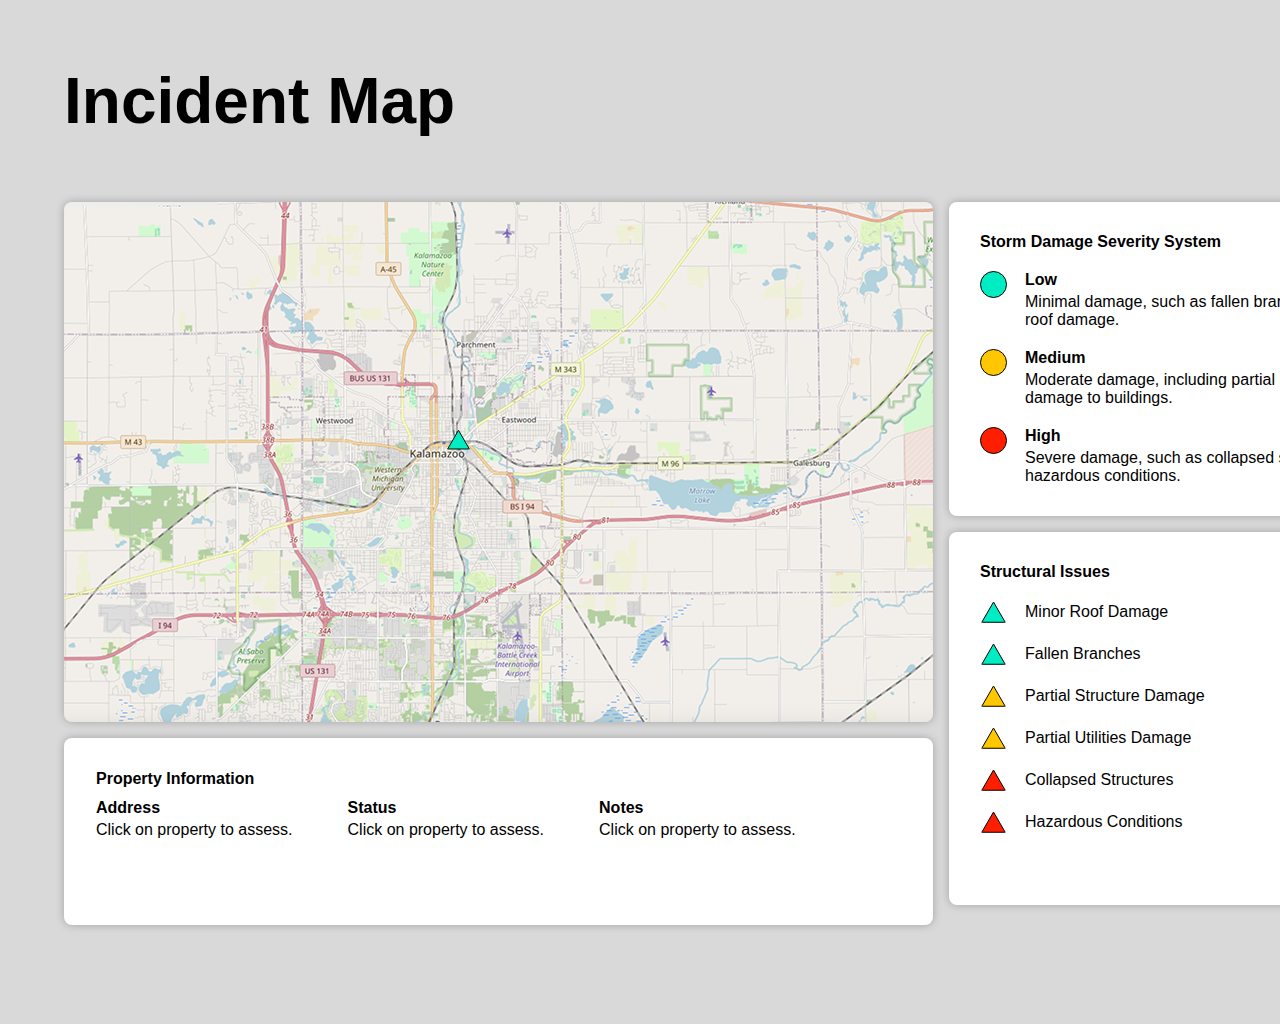
<file: index.html>
<!DOCTYPE html>
<html lang="en">
  <head>
    <meta charset="UTF-8">
    <meta name="viewport" content="width=device-width, initial-scale=1.0">
    <meta http-equiv="X-UA-Compatible" content="ie=edge">
    <title>Incident Map - Home</title>
    <link rel="stylesheet" href="screen.css">
  </head>
  <body>
    <h1>Incident Map</h1>
    <section class="content">
    <section class="column1">
      <div class="map">
        <img class="map-section" alt="View of Map" src="images/Map-Fix.png">
        <a href="12345-Elwood.html"><img class="svg-overlay" alt="Low Severity" src="images/Tag-Low.svg"></a>
      </div>
      <div class="property">
        <h2>Property Information</h2>
        <div class="information">
          <div class="input">
            <h2>Address</h2>
            <p>Click on property to assess.</p>
          </div>
          <div class="input">
            <h2>Status</h2>
            <p>Click on property to assess.</p>
          </div>
          <div class="input">
            <h2>Notes</h2>
            <p>Click on property to assess.</p>
          </div>
        </div>
      </div>
    </section>
    <section class="column2">
      <div class="severity">
        <h2>Storm Damage Severity System</h2>
        <div class="key1">
          <img alt="Low Severity" src="images/Level-Low.svg">
          <div class="copy">
            <h2>Low</h2>
            <p>Minimal damage, such as fallen branches or minor roof damage.</p>
          </div>
        </div>
        <div class="key1">
          <img alt="Medium Severity" src="images/Level-Medium.svg">
          <div class="copy">
            <h2>Medium</h2>
            <p>Moderate damage, including partial structural damage to buildings.</p>
          </div>
        </div>
        <div class="key1">
          <img alt="High Severity" src="images/Level-High.svg">
          <div class="copy">
            <h2>High</h2>
            <p>Severe damage, such as collapsed structures or hazardous conditions.</p>
          </div>
        </div>
      </div>
      <div class="issues">
        <h2>Structural Issues</h2>
        <div class="key2">
          <img alt="Low Severity" src="images/Tag-Low.svg">
          <p>Minor Roof Damage</p>
        </div>
        <div class="key2">
          <img alt="Low Severity" src="images/Tag-Low.svg">
          <p>Fallen Branches</p>
        </div>
        <div class="key2">
          <img alt="Medium Severity" src="images/Tag-Medium.svg">
          <p>Partial Structure Damage</p>
        </div>
        <div class="key2">
          <img alt="Medium Severity" src="images/Tag-Medium.svg">
          <p>Partial Utilities Damage</p>
        </div>
        <div class="key2">
          <img alt="High Severity" src="images/Tag-High.svg">
          <p>Collapsed Structures</p>
        </div>
        <div class="key2">
          <img alt="High Severity" src="images/Tag-High.svg">
          <p>Hazardous Conditions</p>
        </div>
      </div>
    </section>
    </section>
  <script src="index.js"></script>
  </body>
</html>
</file>
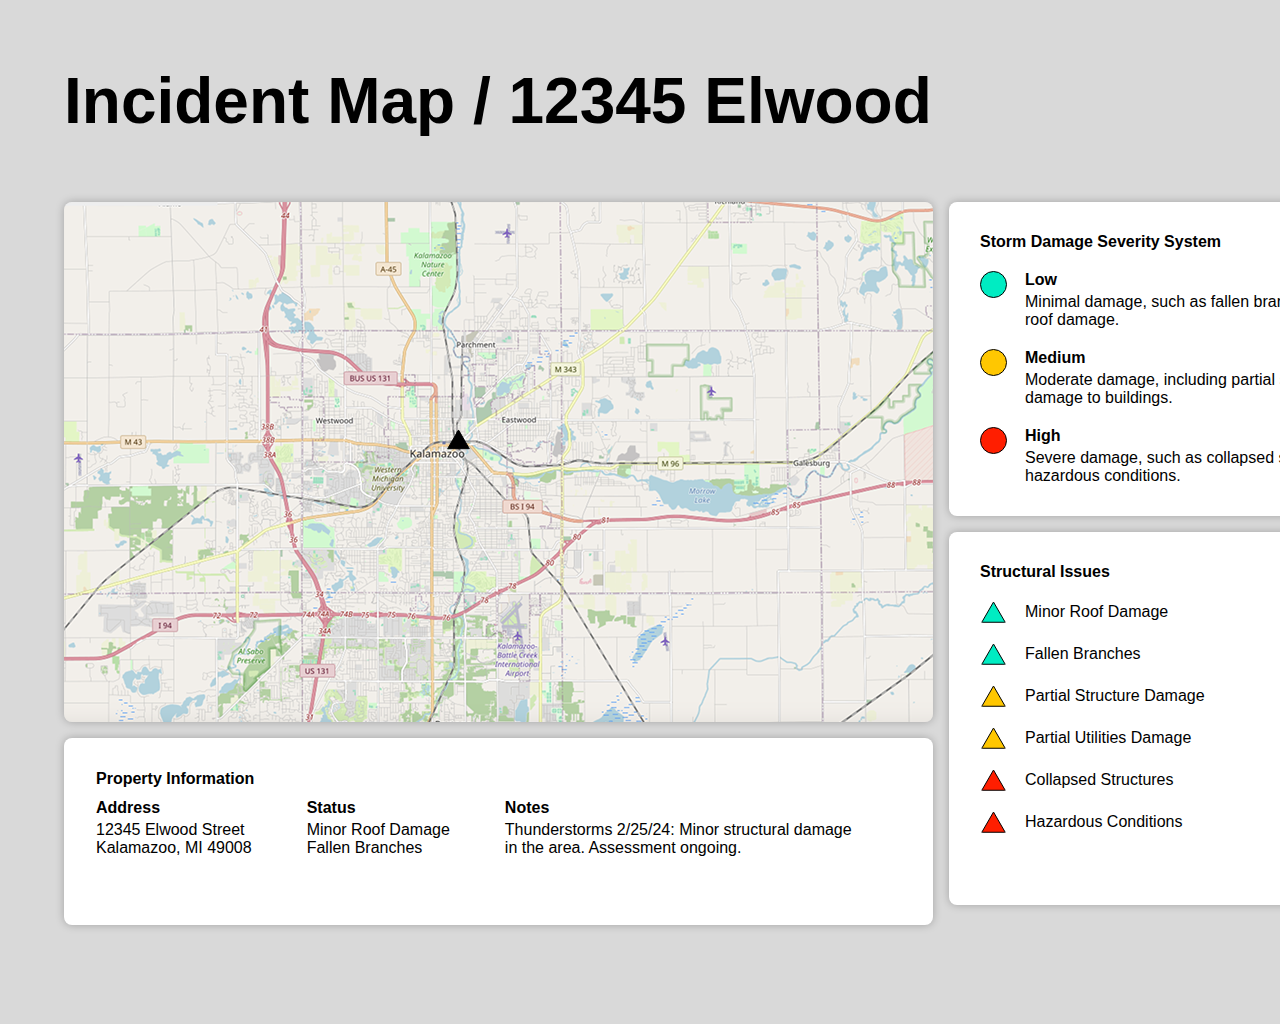
<file: 12345-Elwood.html>
<!DOCTYPE html>
<html lang="en">
  <head>
    <meta charset="UTF-8">
    <meta name="viewport" content="width=device-width, initial-scale=1.0">
    <meta http-equiv="X-UA-Compatible" content="ie=edge">
    <title>Incident Map - 12345 Elwood</title>
    <link rel="stylesheet" href="screen-address.css">
  </head>
  <body>
    <h1>Incident Map / 12345 Elwood</h1>
    <section class="content">
    <section class="column1">
      <div class="map">
        <img class="map-section" alt="View of Map" src="images/Map-Fix.png">
        <img class="svg-overlay" alt="Low Severity" src="images/Tag-Hover.svg">
      </div>
      <div class="property">
        <h2>Property Information</h2>
        <div class="information">
          <div class="input">
            <h2>Address</h2>
            <p>12345 Elwood Street<br/>Kalamazoo, MI 49008</p>
          </div>
          <div class="input">
            <h2>Status</h2>
            <p>Minor Roof Damage<br/>Fallen Branches</p>
          </div>
          <div class="input">
            <h2>Notes</h2>
            <p>Thunderstorms 2/25/24: Minor structural damage<br/>in the area. Assessment ongoing.</p>
          </div>
        </div>
      </div>
    </section>
    <section class="column2">
      <div class="severity">
        <h2>Storm Damage Severity System</h2>
        <div class="key1">
          <img alt="Low Severity" src="images/Level-Low.svg">
          <div class="copy">
            <h2>Low</h2>
            <p>Minimal damage, such as fallen branches or minor roof damage.</p>
          </div>
        </div>
        <div class="key1">
          <img alt="Medium Severity" src="images/Level-Medium.svg">
          <div class="copy">
            <h2>Medium</h2>
            <p>Moderate damage, including partial structural damage to buildings.</p>
          </div>
        </div>
        <div class="key1">
          <img alt="High Severity" src="images/Level-High.svg">
          <div class="copy">
            <h2>High</h2>
            <p>Severe damage, such as collapsed structures or hazardous conditions.</p>
          </div>
        </div>
      </div>
      <div class="issues">
        <h2>Structural Issues</h2>
        <div class="key2">
          <img alt="Low Severity" src="images/Tag-Low.svg">
          <p>Minor Roof Damage</p>
        </div>
        <div class="key2">
          <img alt="Low Severity" src="images/Tag-Low.svg">
          <p>Fallen Branches</p>
        </div>
        <div class="key2">
          <img alt="Medium Severity" src="images/Tag-Medium.svg">
          <p>Partial Structure Damage</p>
        </div>
        <div class="key2">
          <img alt="Medium Severity" src="images/Tag-Medium.svg">
          <p>Partial Utilities Damage</p>
        </div>
        <div class="key2">
          <img alt="High Severity" src="images/Tag-High.svg">
          <p>Collapsed Structures</p>
        </div>
        <div class="key2">
          <img alt="High Severity" src="images/Tag-High.svg">
          <p>Hazardous Conditions</p>
        </div>
      </div>
    </section>
    </section>
  <script src="index.js"></script>
  </body>
</html>
</file>
<file: screen.css>
:root {
    --grey-color: #D9D9D9;
    --black-color: #000000;
    --white-color: #FFFFFF;
    --font-family: Inter, sans-serif;
}

body {
    font-family: var(--font-family);
    width: 1440px;
    height: 1024px;
    background-color: var(--grey-color);
    margin: 0;
}

h1 {
    color: var(--black-color);
    font-size: 64px;
    font-weight: 800;
    line-height: normal;
    margin: 0;
    display: flex;
    padding: 64px;
    align-items: center;
}

h2 {
    color: var(--black-color);
    font-size: 16px;
    font-weight: 800;
    line-height: normal;
    margin: 0;
}

p {
    font-size: 16px;
    font-weight: 500;
    line-height: normal;
    margin: 0;
}

.content {
    display: flex;
    align-items: flex-start;
    gap: 16px;
    margin: 0 64px 0 64px;
}

.column1 {
    display: inline-flex;
    flex-direction: column;
    align-items: flex-start;
    gap: 16px;
}

div.map {
    width: 869px;
    height: 520px;
}

.map-section {
    width: 869px;
    height: 520px;
    border-radius: 8px;
    box-shadow: 0px 0px 8px 0px rgba(0, 0, 0, 0.25);
}

.svg-overlay {
    width: 25px;
    height: 25px;
    position: relative;
    left: 382px;
    top: -299px;
}

.svg-overlay:hover {
    fill: #000000;
  }

.property {
    display: flex;
    width: 805px;
    height: 123px;
    padding: 32px;
    flex-direction: column;
    align-items: flex-start;
    gap: 11px;
    flex-shrink: 0;
    border-radius: 8px;
    background: var(--white-color);
    box-shadow: 0px 0px 8px 0px rgba(0, 0, 0, 0.25);
}

.information {
    display: flex;
    align-items: flex-start;
    gap: 55px;
}

.input {
    display: flex;
    flex-direction: column;
    align-items: flex-start;
    gap: 4px;
}

.column2 {
    display: inline-flex;
    flex-direction: column;
    align-items: flex-start;
    gap: 16px;
}

.severity {
    display: flex;
    padding: 31px;
    flex-direction: column;
    align-items: flex-start;
    gap: 20px;
    border-radius: 8px;
    background: var(--white-color);
    box-shadow: 0px 0px 8px 0px rgba(0, 0, 0, 0.25);
}

.key1 {
    display: flex;
    align-items: flex-start;
    gap: 18px;
}

.copy {
    display: flex;
    flex-direction: column;
    align-items: flex-start;
    gap: 4px;
}

div.issues {
    width: 427px;
    height: 311px;
}

.issues {
    display: flex;
    padding: 31px;
    flex-direction: column;
    align-items: flex-start;
    gap: 20px;
    border-radius: 8px;
    background: var(--white-color);
    box-shadow: 0px 0px 8px 0px rgba(0, 0, 0, 0.25);
}

.key2 {
    display: flex;
    align-items: center;
    gap: 18px;
}
</file>
<file: screen-address.css>
:root {
    --grey-color: #D9D9D9;
    --black-color: #000000;
    --white-color: #FFFFFF;
    --font-family: Inter, sans-serif;
}

body {
    font-family: var(--font-family);
    width: 1440px;
    height: 1024px;
    background-color: var(--grey-color);
    margin: 0;
}

h1 {
    color: var(--black-color);
    font-size: 64px;
    font-weight: 800;
    line-height: normal;
    margin: 0;
    display: flex;
    padding: 64px;
    align-items: center;
}

h2 {
    color: var(--black-color);
    font-size: 16px;
    font-weight: 800;
    line-height: normal;
    margin: 0;
}

p {
    font-size: 16px;
    font-weight: 500;
    line-height: normal;
    margin: 0;
}

.content {
    display: flex;
    align-items: flex-start;
    gap: 16px;
    margin: 0 64px 0 64px;
}

.column1 {
    display: inline-flex;
    flex-direction: column;
    align-items: flex-start;
    gap: 16px;
}

div.map {
    width: 869px;
    height: 520px;
}

.map-section {
    width: 869px;
    height: 520px;
    border-radius: 8px;
    box-shadow: 0px 0px 8px 0px rgba(0, 0, 0, 0.25);
}

.svg-overlay {
    width: 25px;
    height: 25px;
    position: relative;
    left: 382px;
    top: -297px;
}

.property {
    display: flex;
    width: 805px;
    height: 123px;
    padding: 32px;
    flex-direction: column;
    align-items: flex-start;
    gap: 11px;
    flex-shrink: 0;
    border-radius: 8px;
    background: var(--white-color);
    box-shadow: 0px 0px 8px 0px rgba(0, 0, 0, 0.25);
}

.information {
    display: flex;
    align-items: flex-start;
    gap: 55px;
}

.input {
    display: flex;
    flex-direction: column;
    align-items: flex-start;
    gap: 4px;
}

.column2 {
    display: inline-flex;
    flex-direction: column;
    align-items: flex-start;
    gap: 16px;
}

.severity {
    display: flex;
    padding: 31px;
    flex-direction: column;
    align-items: flex-start;
    gap: 20px;
    border-radius: 8px;
    background: var(--white-color);
    box-shadow: 0px 0px 8px 0px rgba(0, 0, 0, 0.25);
}

.key1 {
    display: flex;
    align-items: flex-start;
    gap: 18px;
}

.copy {
    display: flex;
    flex-direction: column;
    align-items: flex-start;
    gap: 4px;
}

div.issues {
    width: 427px;
    height: 311px;
}

.issues {
    display: flex;
    padding: 31px;
    flex-direction: column;
    align-items: flex-start;
    gap: 20px;
    border-radius: 8px;
    background: var(--white-color);
    box-shadow: 0px 0px 8px 0px rgba(0, 0, 0, 0.25);
}

.key2 {
    display: flex;
    align-items: center;
    gap: 18px;
}
</file>
